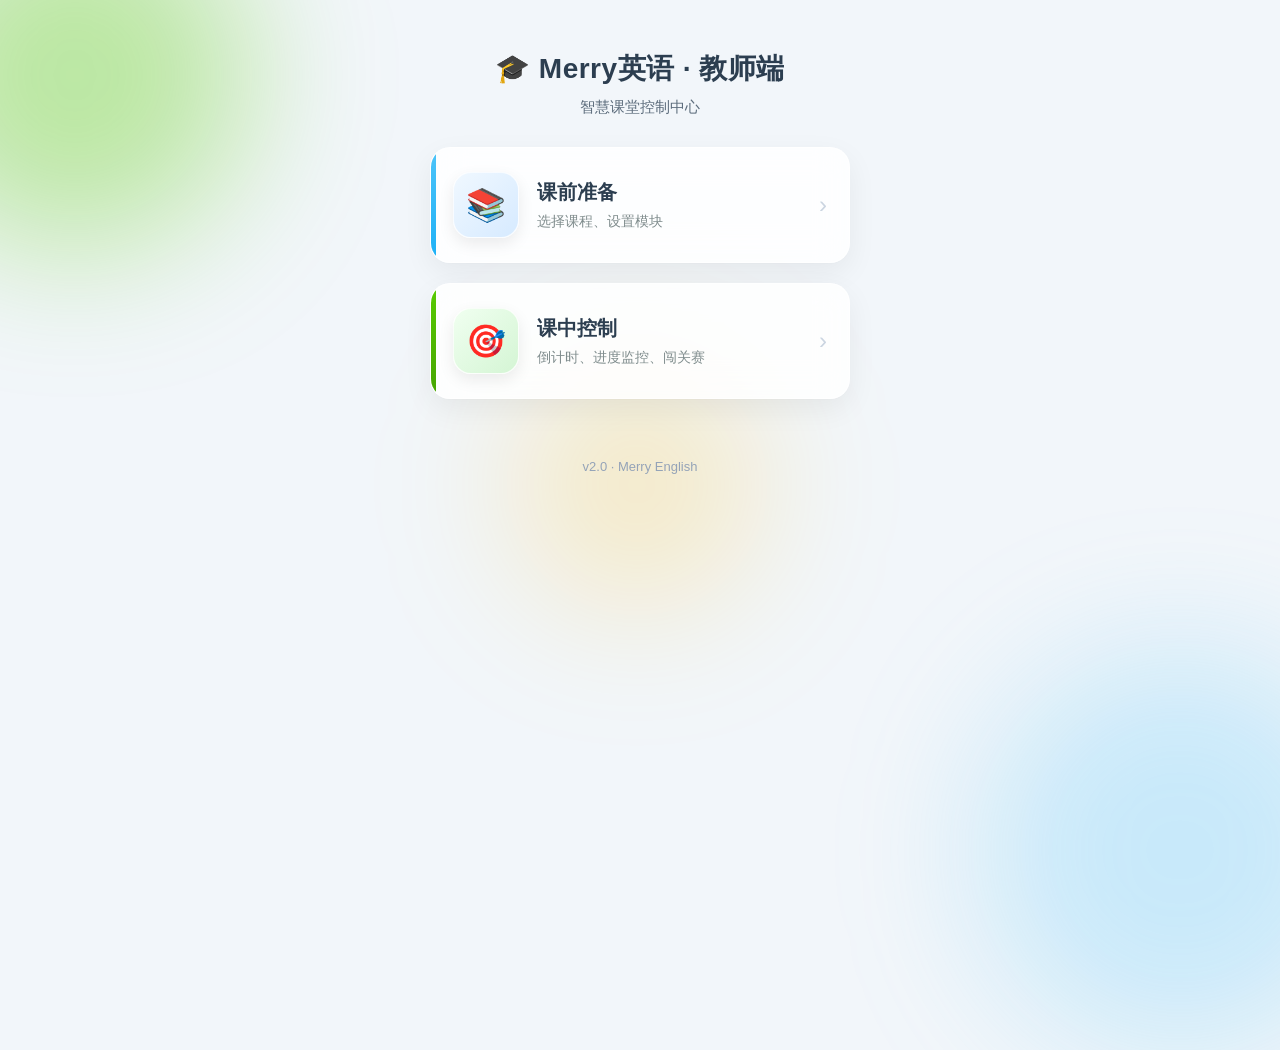
<file: teacher/index.html>
<!DOCTYPE html>
<html lang="zh-CN">
<head>
    <meta charset="UTF-8">
    <meta name="viewport" content="width=device-width, initial-scale=1.0, maximum-scale=1.0, user-scalable=no">
    <title>Merry英语 - 教师端</title>
    <link rel="stylesheet" href="teacher.css?v=50">
    <style>
        body {
            background-color: #f2f6fa;
            min-height: 100vh;
            margin: 0;
            position: relative;
            overflow-x: hidden;
            font-family: -apple-system, BlinkMacSystemFont, "Segoe UI", Roboto, Helvetica, Arial, sans-serif;
        }

        /* Ambient Dynamic Background Orbs */
        .bg-orb {
            position: absolute;
            border-radius: 50%;
            filter: blur(70px);
            z-index: -1;
            animation: orbFloat 25s infinite ease-in-out alternate;
        }
        .orb-1 {
            width: 350px; height: 350px;
            background: rgba(88, 204, 2, 0.35); /* Merry Green */
            top: -100px; left: -100px;
        }
        .orb-2 {
            width: 400px; height: 400px;
            background: rgba(77, 196, 249, 0.25); /* Merry Blue */
            bottom: -150px; right: -100px;
            animation-delay: -7s;
        }
        .orb-3 {
            width: 250px; height: 250px;
            background: rgba(255, 185, 0, 0.2); /* Warm Yellow */
            top: 40%; left: 40%;
            animation-delay: -14s;
        }

        @keyframes orbFloat {
            0% { transform: translate(0, 0) scale(1) rotate(0deg); }
            50% { transform: translate(50px, -60px) scale(1.1) rotate(10deg); }
            100% { transform: translate(-30px, 40px) scale(0.95) rotate(-5deg); }
        }

        .teacher-home-header {
            text-align: center;
            padding: 50px 20px 30px;
            color: #2c3e50;
        }
        .teacher-home-header h1 {
            font-size: 28px;
            font-weight: 800;
            margin: 0 0 10px 0;
            letter-spacing: 0.5px;
        }
        .teacher-home-header p {
            font-size: 15px;
            color: #5c6c7c;
            margin: 0;
            font-weight: 500;
        }
        .home-cards {
            padding: 0 20px 20px;
            display: flex;
            flex-direction: column;
            gap: 20px;
            max-width: 420px;
            margin: 0 auto;
        }
        .home-card {
            display: flex;
            align-items: center;
            gap: 18px;
            background: rgba(255, 255, 255, 0.85);
            backdrop-filter: blur(16px);
            -webkit-backdrop-filter: blur(16px);
            border: 1px solid rgba(255, 255, 255, 0.6);
            border-radius: 20px;
            padding: 24px 22px;
            text-decoration: none;
            color: inherit;
            box-shadow: 0 10px 30px rgba(0,0,0,0.06), 0 1px 3px rgba(0,0,0,0.02);
            transition: all 0.3s cubic-bezier(0.25, 0.8, 0.25, 1);
            position: relative;
            overflow: hidden;
        }
        .home-card:active {
            transform: scale(0.97) translateY(2px);
            box-shadow: 0 4px 15px rgba(0,0,0,0.05);
        }
        .home-card-icon {
            width: 64px;
            height: 64px;
            border-radius: 18px;
            display: flex;
            align-items: center;
            justify-content: center;
            font-size: 32px;
            flex-shrink: 0;
            box-shadow: 0 6px 16px rgba(0,0,0,0.08);
        }
        .home-card-icon.blue {
            background: linear-gradient(135deg, #f0f8ff, #d6eaff);
            border: 1px solid rgba(255,255,255,0.8);
        }
        .home-card-icon.green {
            background: linear-gradient(135deg, #f0fff0, #d4f5d4);
            border: 1px solid rgba(255,255,255,0.8);
        }
        .home-card-text h3 {
            font-size: 20px;
            font-weight: 700;
            margin: 0 0 6px 0;
            color: #2c3e50;
        }
        .home-card-text p {
            font-size: 14px;
            color: #7f8c8d;
            margin: 0;
            line-height: 1.4;
        }
        .home-card-arrow {
            margin-left: auto;
            font-size: 24px;
            color: #cbd5e1;
            flex-shrink: 0;
            transition: color 0.3s;
        }
        .home-card:active .home-card-arrow {
            color: #94a3b8;
        }
        
        /* Subtle vibrant accent bar on the left */
        .home-card::before {
            content: '';
            position: absolute;
            left: 0;
            top: 0;
            bottom: 0;
            width: 5px;
            border-radius: 20px 0 0 20px;
        }
        .home-card.card-blue::before {
            background: linear-gradient(180deg, #4dc4f9, #1cb0f6);
        }
        .home-card.card-green::before {
            background: linear-gradient(180deg, #58cc02, #46a302);
        }
        
        .home-version {
            text-align: center;
            padding: 40px 0;
            color: #94a3b8;
            font-size: 13px;
            font-weight: 500;
        }
    </style>
</head>
<body>
    <!-- 动态氛围背景 -->
    <div class="bg-orb orb-1"></div>
    <div class="bg-orb orb-2"></div>
    <div class="bg-orb orb-3"></div>

    <div class="teacher-home-header">
        <h1>🎓 Merry英语 · 教师端</h1>
        <p>智慧课堂控制中心</p>
    </div>

    <div class="home-cards">
        <a href="prepare.html" class="home-card card-blue">
            <div class="home-card-icon blue">📚</div>
            <div class="home-card-text">
                <h3>课前准备</h3>
                <p>选择课程、设置模块</p>
            </div>
            <div class="home-card-arrow">›</div>
        </a>

        <a href="control.html" class="home-card card-green">
            <div class="home-card-icon green">🎯</div>
            <div class="home-card-text">
                <h3>课中控制</h3>
                <p>倒计时、进度监控、闯关赛</p>
            </div>
            <div class="home-card-arrow">›</div>
        </a>
    </div>

    <div class="home-version">v2.0 · Merry English</div>
</body>
</html>
</file>
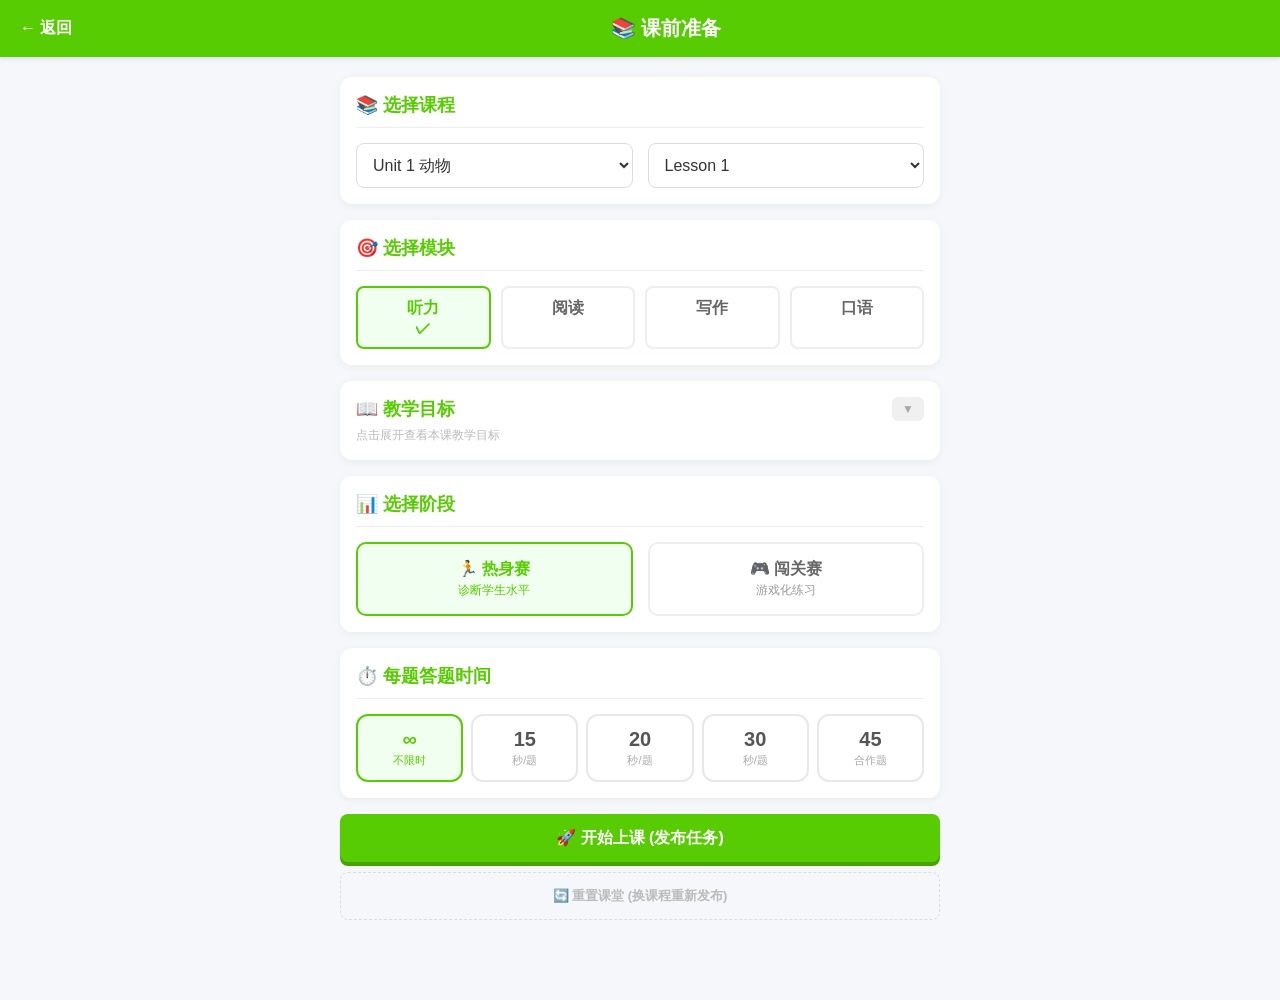
<file: teacher/prepare.html>
<!DOCTYPE html>
<html lang="zh-CN">
<head>
    <meta charset="UTF-8">
    <meta name="viewport" content="width=device-width, initial-scale=1.0, maximum-scale=1.0, user-scalable=no">
    <title>课前准备 - Merry英语</title>
    <link rel="stylesheet" href="teacher.css?v=50">
    <style>
        /* Collapsible objectives */
        .obj-toggle {
            display: flex;
            align-items: center;
            justify-content: space-between;
            cursor: pointer;
            -webkit-tap-highlight-color: transparent;
        }
        .obj-toggle .card-title {
            margin: 0;
            border-bottom: none;
            padding-bottom: 0;
        }
        .obj-arrow {
            font-size: 12px;
            color: #aaa;
            transition: transform 0.3s ease;
            padding: 6px 10px;
            background: #f0f0f0;
            border-radius: 6px;
            line-height: 1;
        }
        .obj-arrow.open {
            transform: rotate(180deg);
        }
        .obj-body {
            max-height: 0;
            overflow: hidden;
            transition: max-height 0.35s ease;
        }
        .obj-body.open {
            max-height: 800px;
        }
        .obj-hint {
            font-size: 12px;
            color: #bbb;
            margin-top: 6px;
        }
        .obj-body.open + .obj-hint {
            display: none;
        }

        /* Time pills */
        .time-pills {
            display: flex;
            gap: 8px;
            flex-wrap: wrap;
        }
        .time-pill {
            flex: 1;
            min-width: 0;
            padding: 12px 6px;
            border: 2px solid #e8e8e8;
            border-radius: 12px;
            background: white;
            text-align: center;
            cursor: pointer;
            transition: all 0.2s;
            font-size: 14px;
            font-weight: 600;
            color: #888;
            -webkit-tap-highlight-color: transparent;
        }
        .time-pill .time-val {
            display: block;
            font-size: 20px;
            font-weight: 700;
            color: #555;
            margin-bottom: 2px;
        }
        .time-pill .time-label {
            display: block;
            font-size: 11px;
            color: #aaa;
            font-weight: normal;
        }
        .time-pill.active {
            border-color: var(--teacher-primary);
            background: #f0fff0;
            color: var(--teacher-primary);
        }
        .time-pill.active .time-val {
            color: var(--teacher-primary);
        }
        .time-pill.active .time-label {
            color: var(--teacher-primary);
        }
        .time-pill:active {
            transform: scale(0.96);
        }

        /* Launch area */
        .launch-area {
            margin-top: 8px;
        }
    </style>
</head>
<body data-page="prepare">
    <div class="top-nav">
        <a href="index.html" class="back-btn">← 返回</a>
        <h1>📚 课前准备</h1>
    </div>
    
    <div class="teacher-view">
        <!-- 1. 选择课程 -->
        <div class="teacher-card">
            <h3 class="card-title">📚 选择课程</h3>
            <div class="grid-2">
                <select class="select-input" id="unit-select">
                    <option value="1">Unit 1 动物</option>
                    <option value="2">Unit 2 数字</option>
                    <option value="3">Unit 3 颜色</option>
                    <option value="4">Unit 4 身体</option>
                </select>
                <select class="select-input" id="lesson-select">
                    <option value="1">Lesson 1</option>
                    <option value="2">Lesson 2</option>
                    <option value="3">Lesson 3</option>
                    <option value="4">Lesson 4</option>
                </select>
            </div>
        </div>

        <!-- 2. 选择模块 -->
        <div class="teacher-card">
            <h3 class="card-title">🎯 选择模块</h3>
            <div class="grid-4" id="module-selector">
                <div class="module-select active" data-mod="listening">听力<br>✓</div>
                <div class="module-select" data-mod="reading">阅读<br>&nbsp;</div>
                <div class="module-select" data-mod="writing">写作<br>&nbsp;</div>
                <div class="module-select" data-mod="speaking">口语<br>&nbsp;</div>
            </div>
        </div>

        <!-- 3. 教学目标（可折叠，默认收起，位于模块和阶段之间） -->
        <div class="teacher-card">
            <div class="obj-toggle" onclick="toggleObjectives()">
                <h3 class="card-title">📖 教学目标</h3>
                <span class="obj-arrow" id="obj-arrow">▼</span>
            </div>
            <div class="obj-body" id="obj-body">
                <div id="objectives-container" style="margin-top: 8px;">
                    <!-- Rendered by JS -->
                </div>
            </div>
            <div class="obj-hint" id="obj-hint">点击展开查看本课教学目标</div>
        </div>

        <!-- 4. 选择阶段 -->
        <div class="teacher-card">
            <h3 class="card-title">📊 选择阶段</h3>
            <div class="grid-2" id="phase-selector">
                <div class="phase-select active" data-phase="pretest">🏃 热身赛<br><small>诊断学生水平</small></div>
                <div class="phase-select" data-phase="practice">🎮 闯关赛<br><small>游戏化练习</small></div>
            </div>
        </div>

        <!-- 5. 答题时间（可视化按钮选择） -->
        <div class="teacher-card">
            <h3 class="card-title">⏱️ 每题答题时间</h3>
            <div class="time-pills" id="time-pills">
                <div class="time-pill active" data-time="0">
                    <span class="time-val">∞</span>
                    <span class="time-label">不限时</span>
                </div>
                <div class="time-pill" data-time="15">
                    <span class="time-val">15</span>
                    <span class="time-label">秒/题</span>
                </div>
                <div class="time-pill" data-time="20">
                    <span class="time-val">20</span>
                    <span class="time-label">秒/题</span>
                </div>
                <div class="time-pill" data-time="30">
                    <span class="time-val">30</span>
                    <span class="time-label">秒/题</span>
                </div>
                <div class="time-pill" data-time="45">
                    <span class="time-val">45</span>
                    <span class="time-label">合作题</span>
                </div>
            </div>
        </div>

        <!-- 6. 发布按钮 -->
        <div class="launch-area">
            <button class="teacher-btn btn-primary" id="btn-start-class" style="margin-top: 0;">
                🚀 开始上课 (发布任务)
            </button>
            <!-- 重置按钮：始终显示，方便测试切换不同课程 -->
            <button class="teacher-btn" id="btn-reset-class" style="margin-top: 10px; background: transparent; color: #bbb; font-size: 13px; padding: 8px 16px; border: 1.5px dashed #ddd; border-radius: 8px; cursor: pointer; width: 100%;">
                🔄 重置课堂 (换课程重新发布)
            </button>
        </div>
    </div>

    <!-- Hidden select for JS compatibility -->
    <select id="time-limit-select" style="display:none;">
        <option value="0" selected>0</option>
    </select>

    <script src="../firebase-sync.js?v=50"></script>
    <script src="data.js?v=50"></script>
    <script src="teacher.js?v=51"></script>
    <script>
        // Toggle objectives
        function toggleObjectives() {
            var body = document.getElementById('obj-body');
            var arrow = document.getElementById('obj-arrow');
            var hint = document.getElementById('obj-hint');
            body.classList.toggle('open');
            arrow.classList.toggle('open');
            hint.style.display = body.classList.contains('open') ? 'none' : 'block';
        }

        // Time pill selection
        var timePills = document.querySelectorAll('.time-pill');
        var hiddenSelect = document.getElementById('time-limit-select');
        timePills.forEach(function(pill) {
            pill.addEventListener('click', function() {
                timePills.forEach(function(p) { p.classList.remove('active'); });
                pill.classList.add('active');
                // Update hidden select for JS compatibility
                hiddenSelect.value = pill.dataset.time;
            });
        });
    </script>
</body>
</html>
</file>
<file: teacher/teacher.css>
/* teacher.css */

:root {
  --teacher-primary: #58cc02;      /* 绿色主色 */
  --teacher-success: #58cc02;      /* 绿色 */
  --teacher-warning: #ff9600;      /* 橙色警告 */
  --teacher-danger: #ff4b4b;       /* 红色 */
  --teacher-bg: #f5f7fa;           /* 浅灰背景 */
  --teacher-card: #ffffff;         /* 卡片白色 */
  --teacher-text: #333333;         /* 深色文字 */
  --teacher-text-light: #666666;   /* 浅色文字 */
  --border-radius: 12px;
}

body {
    background-color: var(--teacher-bg);
    color: var(--teacher-text);
    font-family: -apple-system, BlinkMacSystemFont, "Segoe UI", Roboto, Helvetica, Arial, sans-serif;
    margin: 0;
    padding: 0;
    -webkit-font-smoothing: antialiased;
}

.teacher-view {
    padding: 20px;
    max-width: 600px;
    margin: 0 auto;
    padding-bottom: 80px; /* Space for bottom nav if needed */
}

/* 顶部导航条 */
.top-nav {
    background: var(--teacher-primary);
    color: white;
    padding: 15px 20px;
    display: flex;
    align-items: center;
    position: -webkit-sticky;
    position: sticky;
    top: 0;
    z-index: 100;
    box-shadow: 0 2px 4px rgba(0,0,0,0.1);
}

.top-nav h1 {
    margin: 0;
    font-size: 20px;
    flex: 1;
    text-align: center;
}

.back-btn {
    color: white;
    text-decoration: none;
    font-size: 16px;
    font-weight: bold;
    display: flex;
    align-items: center;
}

/* 卡片样式 */
.teacher-card {
  background: var(--teacher-card);
  border-radius: var(--border-radius);
  padding: 16px;
  margin-bottom: 16px;
  box-shadow: 0 2px 8px rgba(0,0,0,0.05);
}

.card-title {
    font-size: 18px;
    color: var(--teacher-primary);
    margin-top: 0;
    margin-bottom: 15px;
    border-bottom: 1px solid #eee;
    padding-bottom: 10px;
    display: flex;
    align-items: center;
}
.card-title > * {
    margin-right: 8px;
}
.card-title > *:last-child {
    margin-right: 0;
}

/* 按钮样式 */
.teacher-btn {
  min-height: 48px;
  min-width: 120px;
  border-radius: 8px;
  font-size: 16px;
  font-weight: bold;
  border: none;
  cursor: pointer;
  display: flex;
  justify-content: center;
  align-items: center;
  box-sizing: border-box;
  text-decoration: none;
}
.teacher-btn > * {
  margin-right: 8px;
}
.teacher-btn > *:last-child {
  margin-right: 0;
}

.btn-primary {
    background: var(--teacher-primary);
    color: white;
    width: 100%;
    margin-top: 20px;
    box-shadow: 0 4px 0 #46a302;
}
.btn-primary:active {
    transform: translateY(4px);
    box-shadow: 0 0 0 #46a302;
}

.btn-success { background: var(--teacher-success); color: white; box-shadow: 0 4px 0 #46a302; }
.btn-warning { background: var(--teacher-warning); color: white; box-shadow: 0 4px 0 #cc7800; }
.btn-danger { background: var(--teacher-danger); color: white; box-shadow: 0 4px 0 #cc0000; }

.btn-outline {
    background: transparent;
    color: var(--teacher-primary);
    border: 2px solid var(--teacher-primary);
}

/* 进度条 */
.progress-container {
    margin: 10px 0;
}
.progress-bar {
  height: 12px;
  background: #e5e5e5;
  border-radius: 6px;
  overflow: hidden;
}
.progress-fill {
  height: 100%;
  background: var(--teacher-primary);
  transition: width 0.3s;
  -webkit-transition: width 0.3s;
}

/* 栅格排版 */
.grid-2 {
    display: grid;
    grid-template-columns: 1fr 1fr;
    grid-gap: 15px;
    gap: 15px;
}
.grid-4 {
    display: grid;
    grid-template-columns: repeat(4, 1fr);
    grid-gap: 10px;
    gap: 10px;
}

/* 选择模块按钮态 */
.module-select {
    padding: 10px;
    border: 2px solid #eee;
    border-radius: 8px;
    text-align: center;
    cursor: pointer;
    font-weight: bold;
    color: var(--teacher-text-light);
}
.module-select.active {
    border-color: var(--teacher-primary);
    color: var(--teacher-primary);
    background: #f0fff0;
}

/* 阶段选择 */
.phase-select {
    padding: 15px 10px;
    border: 2px solid #eee;
    border-radius: 10px;
    text-align: center;
    cursor: pointer;
    font-weight: bold;
    color: var(--teacher-text-light);
    transition: all 0.2s;
}
.phase-select small {
    font-weight: normal;
    font-size: 12px;
    color: #999;
}
.phase-select.active {
    border-color: var(--teacher-primary);
    color: var(--teacher-primary);
    background: #f0fff0;
}
.phase-select.active small {
    color: var(--teacher-primary);
}

/* 名单网格 */
.name-grid {
    display: grid;
    grid-template-columns: 1fr 1fr;
    grid-gap: 10px;
    gap: 10px;
}
.name-item {
    background: #f8f9fa;
    padding: 8px 12px;
    border-radius: 6px;
    font-size: 15px;
    border: 1px solid #eee;
}

/* 列表样式 */
.info-list {
    margin: 0;
    padding-left: 20px;
    color: var(--teacher-text);
}
.info-list li {
    margin-bottom: 8px;
}

/* 下拉框 */
.select-input {
    width: 100%;
    padding: 12px;
    border-radius: 8px;
    border: 1px solid #ddd;
    font-size: 16px;
    background: white;
    color: var(--teacher-text);
    box-sizing: border-box;
}

/* 排名项 */
.ranking-item {
    display: flex;
    justify-content: space-between;
    align-items: center;
    padding: 10px 0;
    border-bottom: 1px solid #eee;
}
.ranking-item:last-child {
    border-bottom: none;
}
.r-rank { font-weight: bold; width: 30px; }
.r-names { flex: 1; font-weight: 500;}
.r-score { font-weight: bold; color: var(--teacher-warning); }

/* 主页菜单块 */
.menu-block {
    display: flex;
    align-items: center;
    padding: 20px;
    background: white;
    border-radius: 12px;
    margin-bottom: 15px;
    text-decoration: none;
    color: var(--teacher-text);
    box-shadow: 0 2px 8px rgba(0,0,0,0.05);
    border-left: 5px solid var(--teacher-primary);
}
.menu-icon {
    font-size: 30px;
    margin-right: 15px;
    width: 40px;
    text-align: center;
}
.menu-content h3 {
    margin: 0 0 5px 0;
    font-size: 18px;
    color: var(--teacher-primary);
}
.menu-content p {
    margin: 0;
    font-size: 14px;
    color: var(--teacher-text-light);
}

/* Homework Check Styles */
.homework-check-grid {
    display: grid;
    grid-template-columns: repeat(auto-fill, minmax(90px, 1fr));
    grid-gap: 8px;
    gap: 8px;
    margin-top: 10px;
}

.hw-student-card {
    background: #f0f0f0;
    border: 2px solid transparent;
    border-radius: 8px;
    padding: 8px;
    text-align: center;
    font-size: 13px;
    font-weight: bold;
    color: #555;
    cursor: pointer;
    transition: all 0.2s;
    -webkit-user-select: none;
    user-select: none;
}

.hw-student-card:hover {
    background: #e0e0e0;
}

.hw-student-card.incomplete {
    background: #ffebee;
    border-color: #ff5252;
    color: #d32f2f;
}

.hw-incomplete-badge {
    display: inline-block;
    background: #ff5252;
    color: white;
    padding: 4px 10px;
    border-radius: 12px;
    font-size: 12px;
    font-weight: bold;
    margin-right: 8px;
    margin-bottom: 8px;
}

/* --- Homework Check Horizontal Sliding --- */
.hw-pages-container {
    display: flex;
    overflow-x: auto;
    -webkit-scroll-snap-type: mandatory;
    scroll-snap-type: x mandatory;
    -webkit-overflow-scrolling: touch;
    scrollbar-width: none;
    -ms-overflow-style: none;
    margin-bottom: 10px;
    width: 100%;
}
.hw-pages-container::-webkit-scrollbar {
    display: none;
}

.hw-page {
    flex: 0 0 100%;
    -webkit-scroll-snap-align: start;
    scroll-snap-align: start;
    display: grid;
    grid-template-columns: repeat(3, 1fr);
    grid-template-rows: repeat(4, 1fr);
    grid-gap: 8px;
    gap: 8px;
    padding: 5px;
    box-sizing: border-box;
    /* 4行，每行约36px加上gap，保证足够高度 */
    min-height: 180px; 
    align-content: start;
}

.hw-page-dots {
    display: flex;
    justify-content: center;
    margin-bottom: 5px;
}
.hw-page-dots > * {
    margin-right: 6px;
}
.hw-page-dots > *:last-child {
    margin-right: 0;
}
.hw-page-dot {
    width: 8px;
    height: 8px;
    border-radius: 50%;
    background: #ccc;
    transition: all 0.3s;
}
.hw-page-dot.active {
    background: var(--teacher-primary);
    transform: scale(1.2);
}

.hw-student-card {
    background: #f0f0f0;
    border: 2px solid transparent;
    border-radius: 8px;
    padding: 8px 4px;
    text-align: center;
    font-size: 13px;
    font-weight: bold;
    color: #555;
    cursor: pointer;
    transition: all 0.2s;
    -webkit-user-select: none;
    user-select: none;
    display: flex;
    align-items: center;
    justify-content: center;
    box-sizing: border-box;
    min-height: 38px;
}
.hw-student-card:active {
    transform: scale(0.95);
}
.hw-student-card.incomplete {
    background: #ffebee;
    border-color: #ff5252;
    color: #d32f2f;
    box-shadow: 0 2px 0 #ff5252 inset, 0 -2px 0 #ff5252 inset;
}
</file>
